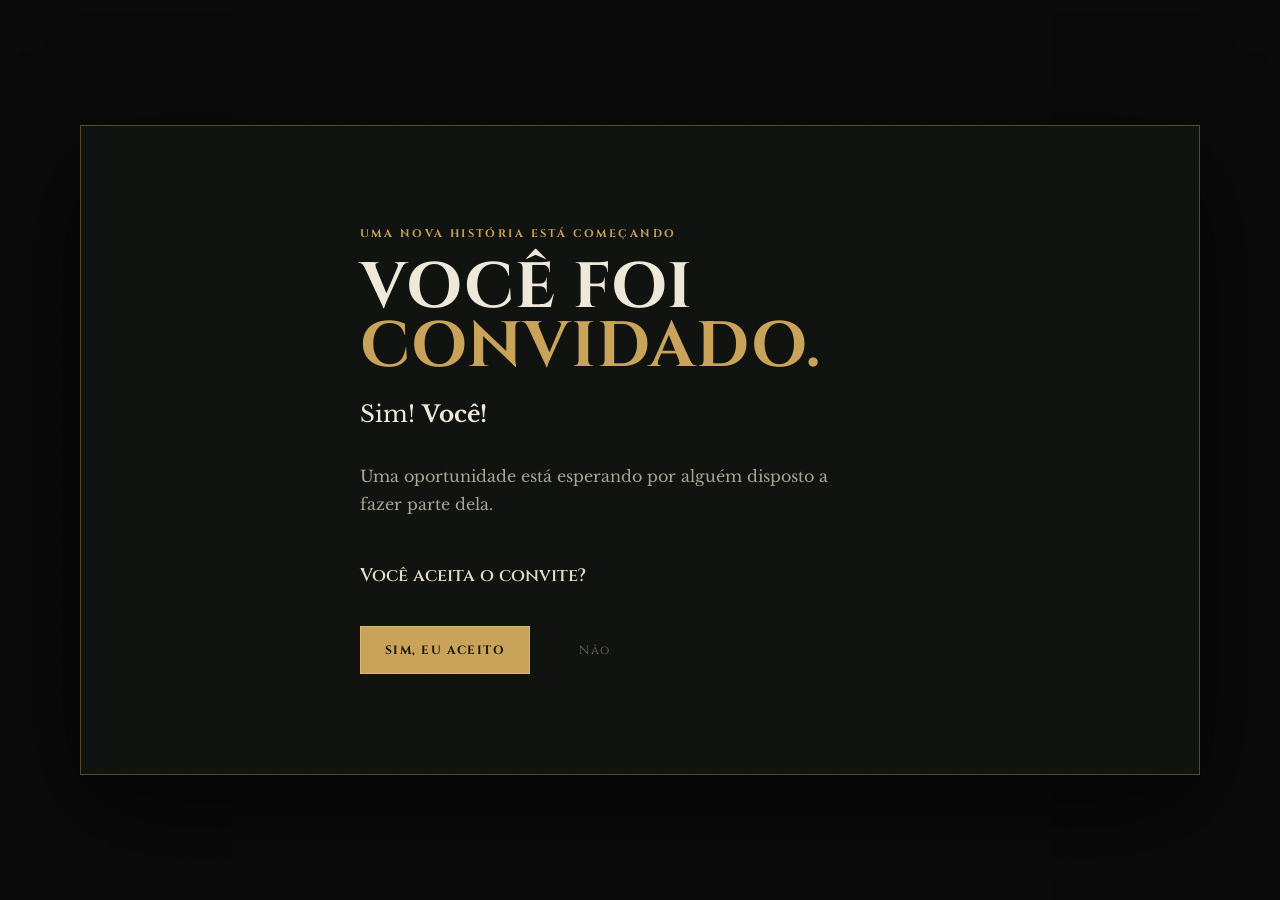
<file: index.html>
<!DOCTYPE html>
<html lang="pt-BR">
<head>
  <meta charset="UTF-8">
  <meta name="viewport" content="width=device-width, initial-scale=1.0">
  <title>Um Convite Especial</title>
  <link rel="stylesheet" href="style.css">
</head>
<body class="invite-page">
  <div class="grain"></div>

  <audio id="bgAudio" loop preload="auto" autoplay>
    <source src="assets/audio/thank-you-for-your-patience.mp4" type="audio/mpeg">
  </audio>

  <main class="poster-wrap">
    <section class="poster">
      <div class="poster-copy">
        <div class="eyebrow">UMA NOVA HISTÓRIA ESTÁ COMEÇANDO</div>
        <h1>VOCÊ FOI<br><span>CONVIDADO.</span></h1>
        <p class="lead">Sim! <strong>Você!</strong></p>
        <p>Uma oportunidade está esperando por alguém disposto a fazer parte dela.</p>
        <p class="question">Você aceita o convite?</p>

        <div class="actions">
          <a href="ficha.html" class="gold-btn">SIM, EU ACEITO</a>
          <a id="noBtn" class="text-btn" href="ficha.html">Não</a>
        </div>

      </div>
    </section>
  </main>

  <script src="script.js"></script>
</body>
</html>
</file>
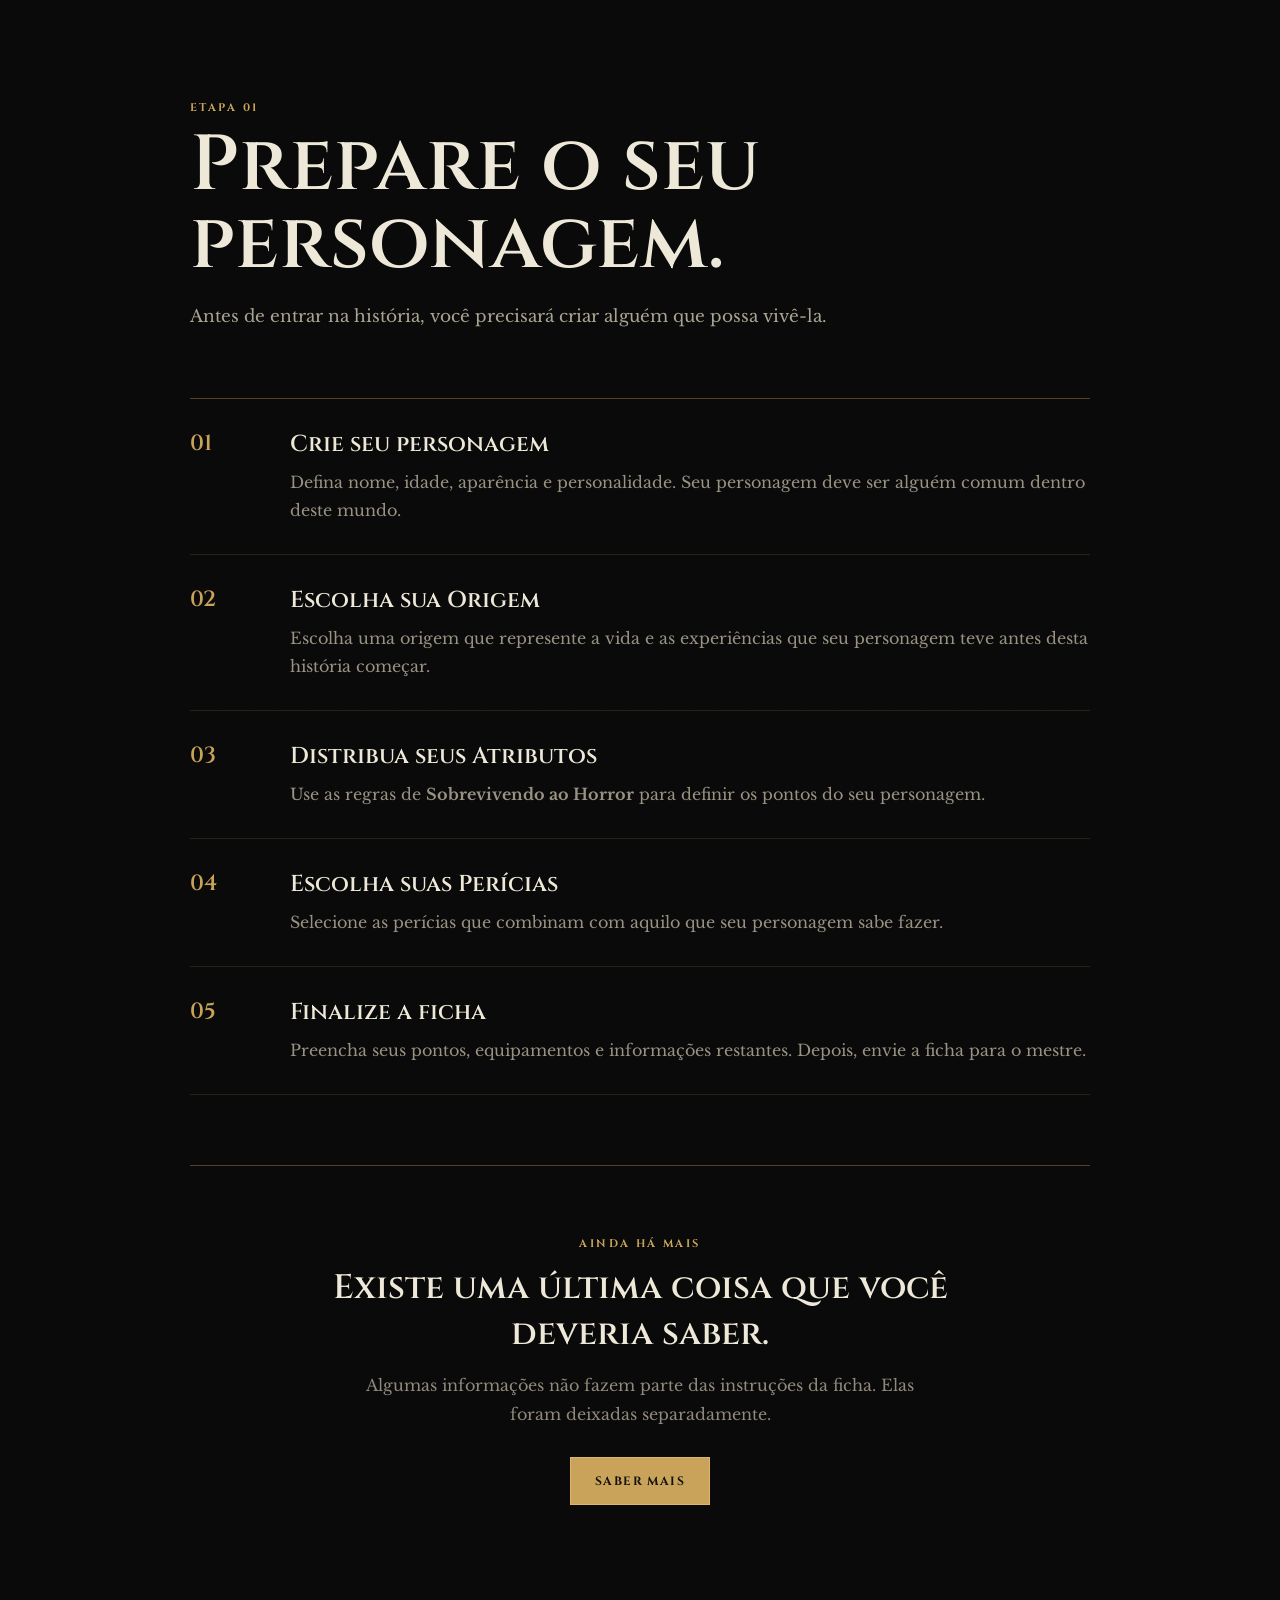
<file: ficha.html>
<!DOCTYPE html>
<html lang="pt-BR">
<head>
  <meta charset="UTF-8">
  <meta name="viewport" content="width=device-width, initial-scale=1.0">
  <title>Preparação — RPG</title>
  <link rel="stylesheet" href="style.css">
</head>
<body class="sheet-page">
  <div class="grain"></div>

  <main class="instructions">
    <div class="section-label">ETAPA 01</div>
    <h1>Prepare o seu personagem.</h1>
    <p class="intro">Antes de entrar na história, você precisará criar alguém que possa vivê-la.</p>

    <div class="steps">
      <article class="step">
        <span>01</span>
        <div>
          <h2>Crie seu personagem</h2>
          <p>Defina nome, idade, aparência e personalidade. Seu personagem deve ser alguém comum dentro deste mundo.</p>
        </div>
      </article>

      <article class="step">
        <span>02</span>
        <div>
          <h2>Escolha sua Origem</h2>
          <p>Escolha uma origem que represente a vida e as experiências que seu personagem teve antes desta história começar.</p>
        </div>
      </article>

      <article class="step">
        <span>03</span>
        <div>
          <h2>Distribua seus Atributos</h2>
          <p>Use as regras de <strong>Sobrevivendo ao Horror</strong> para definir os pontos do seu personagem.</p>
        </div>
      </article>

      <article class="step">
        <span>04</span>
        <div>
          <h2>Escolha suas Perícias</h2>
          <p>Selecione as perícias que combinam com aquilo que seu personagem sabe fazer.</p>
        </div>
      </article>

      <article class="step">
        <span>05</span>
        <div>
          <h2>Finalize a ficha</h2>
          <p>Preencha seus pontos, equipamentos e informações restantes. Depois, envie a ficha para o mestre.</p>
        </div>
      </article>
    </div>

    <div class="divider"></div>

    <section class="more">
      <p class="small-label">AINDA HÁ MAIS</p>
      <h2>Existe uma última coisa que você deveria saber.</h2>
      <p>Algumas informações não fazem parte das instruções da ficha. Elas foram deixadas separadamente.</p>
      <button id="moreBtn" class="gold-btn">SABER MAIS</button>
    </section>
  </main>

  <div id="letterOverlay" class="letter-overlay" aria-hidden="true">
    <button id="closeLetter" class="close-letter">×</button>

    <div id="envelope" class="envelope" role="button" tabindex="0" aria-label="Abrir carta">
      <div class="envelope-flap"></div>
      <div class="wax">F</div>
    </div>

    <article id="paper" class="paper" aria-hidden="true">
      <div class="paper-inner">
        <div class="paper-heading">ESCRITÓRIO DE ADVOCACIA</div>
        <h1>Prezado(a) Sr.(a) John,</h1>
        <p>É com pesar que informo o falecimento de seu tio, Sr. Bob Miller, proprietário de uma das mais conhecidas pizzarias de nossa região.</p>
        <p>Embora o contato entre vocês tenha sido interrompido há alguns anos, seu tio jamais deixou de acompanhar, dentro do possível, a sua situação. Ele tinha conhecimento das dificuldades financeiras que você vinha enfrentando e, por esse motivo, tomou uma decisão que poderá mudar o rumo de sua vida.</p>
        <p>Em seu testamento, ele deixou a você a propriedade de uma de suas pizzarias, juntamente com uma quantia em dinheiro destinada exclusivamente à recuperação e reabertura do estabelecimento.</p>
        <p>Os recursos poderão ser utilizados para os reparos necessários, substituição da antiga identificação do local, divulgação da reabertura, compra de ingredientes, materiais e demais despesas relacionadas ao funcionamento da pizzaria.</p>
        <p>Seu tio acreditava que esta oportunidade poderia lhe oferecer não apenas uma fonte de renda, mas também a possibilidade de recomeçar.</p>
        <p>Peço que compareça ao estabelecimento comigo para que possamos tratar da documentação, apresentar-lhe a propriedade e esclarecer os detalhes da herança.</p>
        <p>Não é necessário tomar nenhuma decisão neste momento. Primeiro, conheça o local e veja com seus próprios olhos aquilo que agora está sob sua responsabilidade.</p>
        <p class="signature">Atenciosamente,<br><strong>James Whitmore</strong><br>Advogado responsável pelo espólio</p>
        <button id="closePaper" class="paper-btn">FECHAR</button>
      </div>
    </article>
  </div>

  <audio id="bgAudio" loop preload="auto" autoplay>
    <source src="assets/audio/thank-you-for-your-patience.mp4" type="audio/mpeg">
  </audio>
  <audio id="mysteryAudio" loop preload="auto">
    <source src="assets/audio/caught-in-a-loop.mp4" type="audio/mpeg">
  </audio>

  <script src="script.js"></script>
</body>
</html>
</file>
<file: style.css>
@import url('https://fonts.googleapis.com/css2?family=Cinzel:wght@500;600;700&family=Libre+Baskerville:wght@400;700&display=swap');

:root {
  --black: #090a09;
  --deep: #111310;
  --paper: #e9dfc7;
  --ink: #211f19;
  --gold: #c9a35a;
  --muted: #a9a28e;
  --line: rgba(201,163,90,.38);
}

* { box-sizing: border-box; }

html, body {
  margin: 0;
  min-height: 100%;
  background: var(--black);
  color: #eee8d9;
  font-family: "Libre Baskerville", Georgia, serif;
}

body {
  min-height: 100vh;
  overflow-x: hidden;
}

a { color: inherit; text-decoration: none; }

button, a { -webkit-tap-highlight-color: transparent; }

.grain {
  position: fixed;
  inset: 0;
  pointer-events: none;
  z-index: 50;
  opacity: .07;
  background-image:
    radial-gradient(rgba(255,255,255,.8) .6px, transparent .7px),
    radial-gradient(rgba(255,255,255,.5) .5px, transparent .6px);
  background-size: 6px 6px, 11px 11px;
  mix-blend-mode: screen;
}

.audio-gate {
  position: fixed;
  inset: 0;
  z-index: 100;
  display: grid;
  place-items: center;
  background: rgba(5,6,5,.96);
  transition: opacity .8s ease, visibility .8s ease;
}

.audio-gate.hidden {
  opacity: 0;
  visibility: hidden;
  pointer-events: none;
}

.gate-card {
  width: min(520px, 88vw);
  padding: 42px;
  text-align: center;
  border: 1px solid var(--line);
  background: linear-gradient(145deg, rgba(25,27,22,.98), rgba(10,11,9,.98));
  box-shadow: 0 25px 80px rgba(0,0,0,.55);
}

.gate-card h2 {
  margin: 12px 0;
  font: 600 28px "Cinzel", serif;
}

.gate-card p { color: #c3bba7; }
.gate-card small { display: block; margin-top: 18px; color: #777261; }

.small-label, .eyebrow, .section-label, .document-heading {
  font: 700 11px "Cinzel", serif;
  letter-spacing: .22em;
  color: var(--gold);
}

.gold-btn {
  display: inline-flex;
  justify-content: center;
  align-items: center;
  min-height: 48px;
  padding: 13px 24px;
  border: 1px solid #d9b86e;
  background: var(--gold);
  color: #15130e;
  font: 700 12px "Cinzel", serif;
  letter-spacing: .12em;
  cursor: pointer;
  transition: transform .25s ease, background .25s ease, box-shadow .25s ease;
}

.gold-btn:hover {
  transform: translateY(-2px);
  background: #e0be70;
  box-shadow: 0 10px 30px rgba(201,163,90,.18);
}

.poster-wrap {
  min-height: 100vh;
  display: grid;
  place-items: center;
  padding: 50px 24px;
}

.poster {
  width: min(1120px, 100%);
  min-height: 650px;
  display: grid;
  grid-template-columns: 1fr;
  border: 1px solid var(--line);
  background: #10130f;
  box-shadow: 0 35px 100px rgba(0,0,0,.55);
  overflow: hidden;
}

.poster-copy {
  width: min(760px, 100%);
  margin: 0 auto;
  padding: clamp(56px, 8vw, 100px);
  display: flex;
  flex-direction: column;
  justify-content: center;
}

.poster-copy h1 {
  margin: 18px 0 18px;
  font: 700 clamp(42px, 5vw, 72px)/.92 "Cinzel", serif;
  letter-spacing: .015em;
}

.poster-copy h1 span { color: var(--gold); }

.lead {
  font-size: 23px;
  margin: 5px 0 18px;
}

.poster-copy > p:not(.lead):not(.question):not(.no-message) {
  max-width: 510px;
  color: #aaa493;
  line-height: 1.8;
}

.question {
  margin-top: 28px;
  font: 600 18px "Cinzel", serif;
  color: #e4dbc7;
}

.actions {
  display: flex;
  align-items: center;
  gap: 24px;
  margin-top: 20px;
}

.text-btn {
  display: inline-flex;
  justify-content: center;
  align-items: center;
  min-height: 48px;
  padding: 13px 24px;
  border: 1px solid transparent;
  background: transparent;
  color: #777261;
  cursor: pointer;
  font: 12px "Cinzel", serif;
  letter-spacing: .12em;
  transition: transform .25s ease, background .25s ease, color .25s ease, box-shadow .25s ease, border-color .25s ease;
}

.text-btn:hover,
.text-btn:focus-visible {
  transform: translateY(-2px);
  border-color: #d9b86e;
  background: var(--gold);
  color: #15130e;
  box-shadow: 0 10px 30px rgba(201,163,90,.18);
}

.no-message {
  min-height: 20px;
  margin-top: 18px;
  color: #827b6d;
  font-size: 12px;
}

.topbar {
  position: sticky;
  top: 0;
  z-index: 10;
  display: flex;
  justify-content: space-between;
  align-items: center;
  padding: 18px 6vw;
  border-bottom: 1px solid rgba(201,163,90,.2);
  background: rgba(9,10,9,.92);
  backdrop-filter: blur(12px);
}

.brand {
  font: 700 11px "Cinzel", serif;
  letter-spacing: .2em;
  color: var(--gold);
}

.audio-toggle {
  border: 1px solid rgba(201,163,90,.35);
  background: transparent;
  color: #bfb7a5;
  padding: 9px 14px;
  cursor: pointer;
  font: 11px "Cinzel", serif;
}

.instructions {
  width: min(900px, 90vw);
  margin: 0 auto;
  padding: 100px 0 120px;
}

.instructions h1 {
  max-width: 720px;
  margin: 12px 0 18px;
  font: 600 clamp(42px, 7vw, 78px)/1 "Cinzel", serif;
}

.intro {
  max-width: 650px;
  color: #aaa493;
  line-height: 1.9;
  font-size: 17px;
}

.steps {
  margin-top: 65px;
  border-top: 1px solid var(--line);
}

.step {
  display: grid;
  grid-template-columns: 75px 1fr;
  gap: 25px;
  padding: 30px 0;
  border-bottom: 1px solid rgba(201,163,90,.16);
}

.step > span {
  font: 600 22px "Cinzel", serif;
  color: var(--gold);
}

.step h2 {
  margin: 0 0 8px;
  font: 600 23px "Cinzel", serif;
}

.step p {
  margin: 0;
  color: #999283;
  line-height: 1.75;
}

.divider {
  width: 100%;
  height: 1px;
  margin: 70px 0;
  background: var(--line);
}

.more { text-align: center; }

.more h2 {
  margin: 14px auto;
  max-width: 650px;
  font: 600 34px "Cinzel", serif;
}

.more p:not(.small-label) {
  max-width: 560px;
  margin: 0 auto 28px;
  color: #918a7c;
  line-height: 1.8;
}

.letter-overlay {
  position: fixed;
  inset: 0;
  z-index: 80;
  display: grid;
  place-items: center;
  padding: 25px;
  background: rgba(3,4,3,.94);
  opacity: 0;
  visibility: hidden;
  transition: opacity .8s ease, visibility .8s ease;
}

.letter-overlay.show {
  opacity: 1;
  visibility: visible;
}

.close-letter {
  position: absolute;
  top: 20px;
  right: 28px;
  border: 0;
  background: transparent;
  color: #aaa18e;
  font-size: 34px;
  cursor: pointer;
}

.envelope {
  width: min(500px, 86vw);
  aspect-ratio: 1.55;
  position: relative;
  display: grid;
  place-items: center;
  cursor: pointer;
  background: #c9b98f;
  color: #332d21;
  box-shadow: 0 25px 80px rgba(0,0,0,.65);
  transform: translateY(20px);
  opacity: 0;
  animation: envelopeIn 1.3s ease forwards;
}

.envelope::before {
  content: "";
  position: absolute;
  inset: 0;
  background:
    linear-gradient(145deg, transparent 49.5%, rgba(70,58,39,.2) 50%, transparent 50.5%),
    linear-gradient(35deg, transparent 49.5%, rgba(70,58,39,.18) 50%, transparent 50.5%);
}

.envelope-flap {
  position: absolute;
  top: 0;
  left: 0;
  width: 0;
  height: 0;
  border-left: 250px solid transparent;
  border-right: 250px solid transparent;
  border-top: 175px solid #b8a77e;
  transform-origin: top center;
  transition: transform .7s ease;
  z-index: 2;
}

.envelope.open .envelope-flap {
  transform: rotateX(180deg);
}

.wax {
  position: absolute;
  z-index: 4;
  bottom: 28%;
  width: 58px;
  height: 58px;
  border-radius: 50%;
  display: grid;
  place-items: center;
  background: #6f1e1b;
  color: #d9b86e;
  font: 700 23px "Cinzel", serif;
  box-shadow: inset 0 2px 7px rgba(255,255,255,.1);
}

.envelope-title {
  position: relative;
  z-index: 3;
  margin-top: 130px;
  font: 700 19px "Cinzel", serif;
  letter-spacing: .15em;
}

.envelope-hint {
  position: absolute;
  bottom: 25px;
  font-size: 10px;
  letter-spacing: .16em;
  text-transform: uppercase;
  opacity: .65;
}

@keyframes envelopeIn {
  to { transform: translateY(0); opacity: 1; }
}

.paper {
  position: absolute;
  width: min(720px, 90vw);
  max-height: 88vh;
  overflow: auto;
  padding: 14px;
  background: rgba(15,14,11,.7);
  opacity: 0;
  transform: translateY(30px) scale(.97);
  pointer-events: none;
  transition: opacity 1s ease, transform 1s ease;
}

.paper.show {
  opacity: 1;
  transform: translateY(0) scale(1);
  pointer-events: auto;
}

.paper-inner {
  position: relative;
  padding: 60px clamp(32px, 7vw, 75px);
  background: var(--paper);
  color: var(--ink);
  box-shadow: 0 30px 100px rgba(0,0,0,.75);
}

.paper-inner::before {
  content: "";
  position: absolute;
  inset: 12px;
  border: 1px solid rgba(80,65,39,.25);
  pointer-events: none;
}

.paper-heading {
  font: 700 10px "Cinzel", serif;
  letter-spacing: .2em;
  color: #71664e;
  margin-bottom: 40px;
}

.paper h1 {
  font: 700 28px "Cinzel", serif;
  margin-bottom: 30px;
}

.paper p {
  font-size: 15px;
  line-height: 2;
  margin: 0 0 22px;
}

.signature {
  margin-top: 40px !important;
  text-align: right;
}

.paper-btn {
  display: block;
  margin: 35px auto 0;
  border: 1px solid #6b5c43;
  background: transparent;
  color: #443a2b;
  padding: 10px 18px;
  cursor: pointer;
  font: 700 10px "Cinzel", serif;
  letter-spacing: .15em;
}

@media (max-width: 800px) {
  .poster-copy {
    padding: 48px 30px 60px;
  }
  .poster-copy h1 {
    font-size: 46px;
  }
  .instructions {
    padding-top: 70px;
  }
  .step {
    grid-template-columns: 48px 1fr;
    gap: 15px;
  }
  .envelope-flap {
    border-left-width: 43vw;
    border-right-width: 43vw;
    border-top-width: 30vw;
  }
}

@media (prefers-reduced-motion: reduce) {
  *, *::before, *::after {
    animation: none !important;
    transition: none !important;
  }
}
</file>
